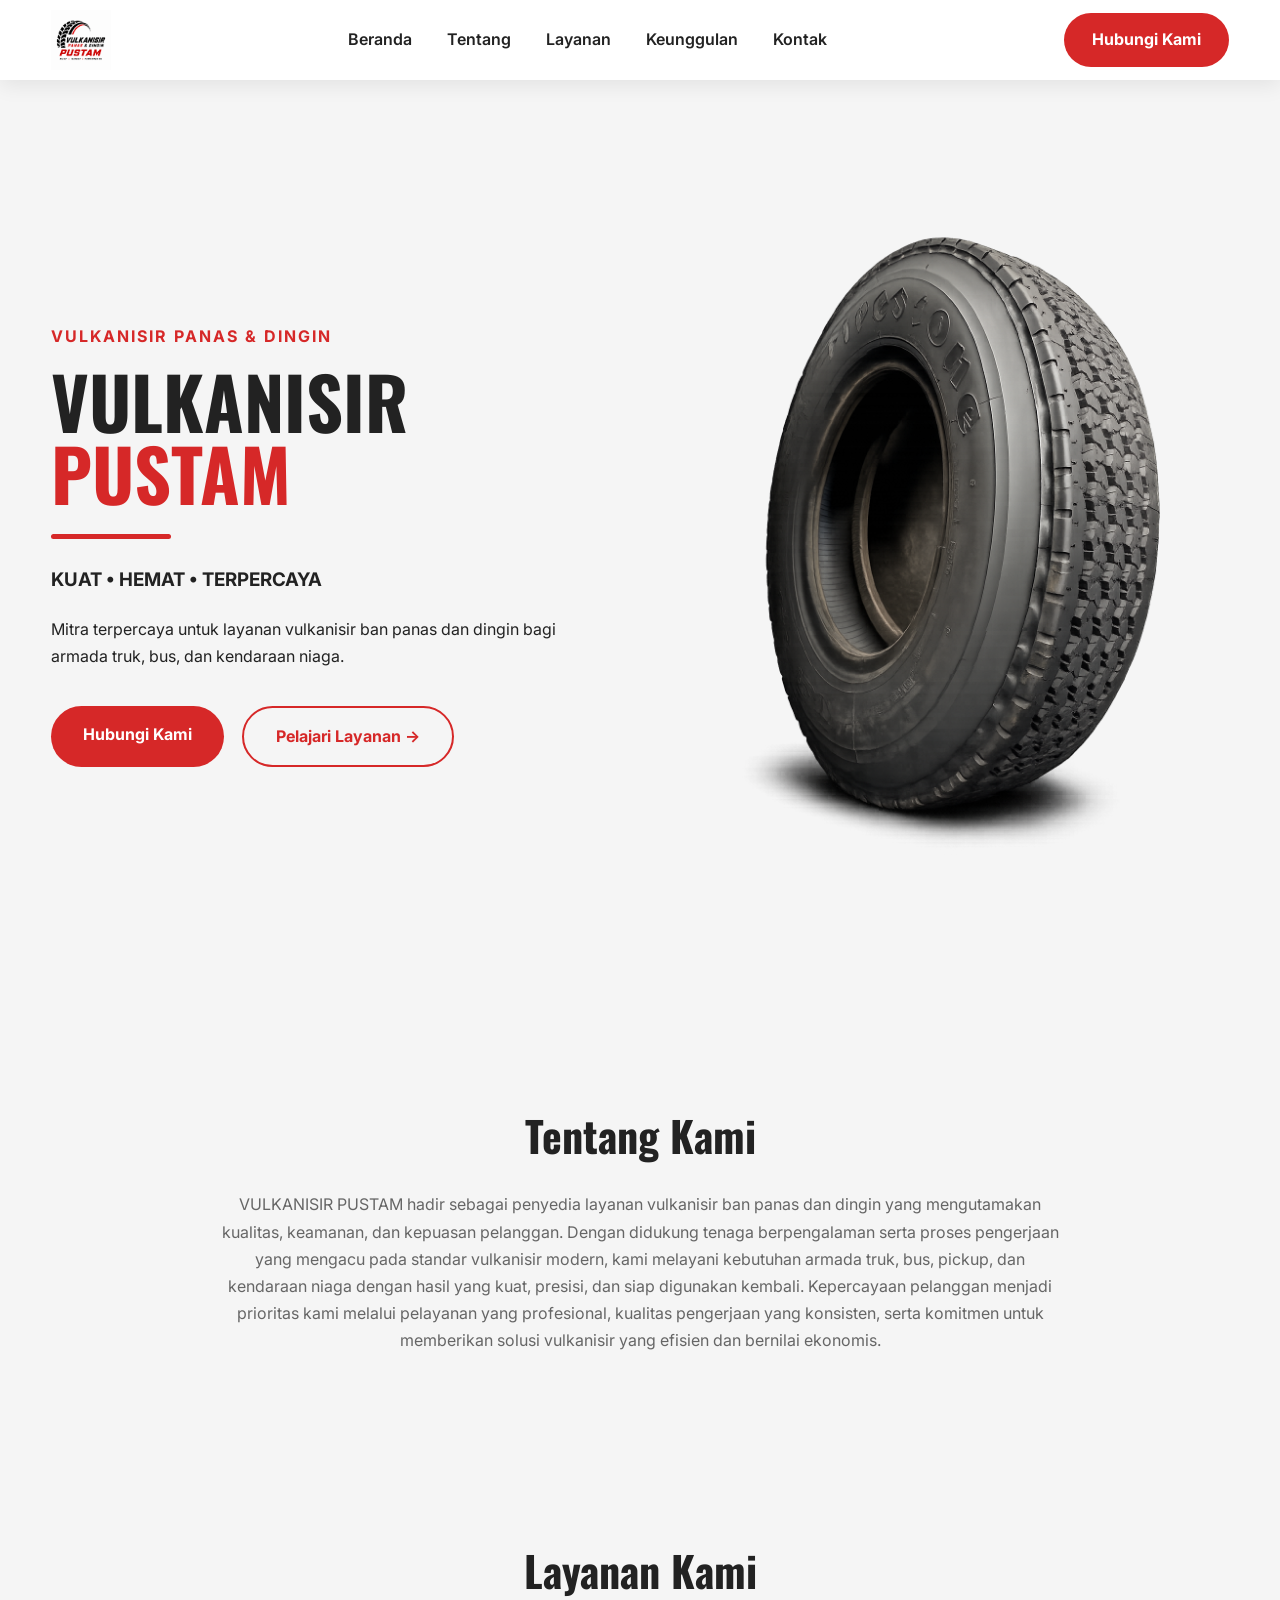
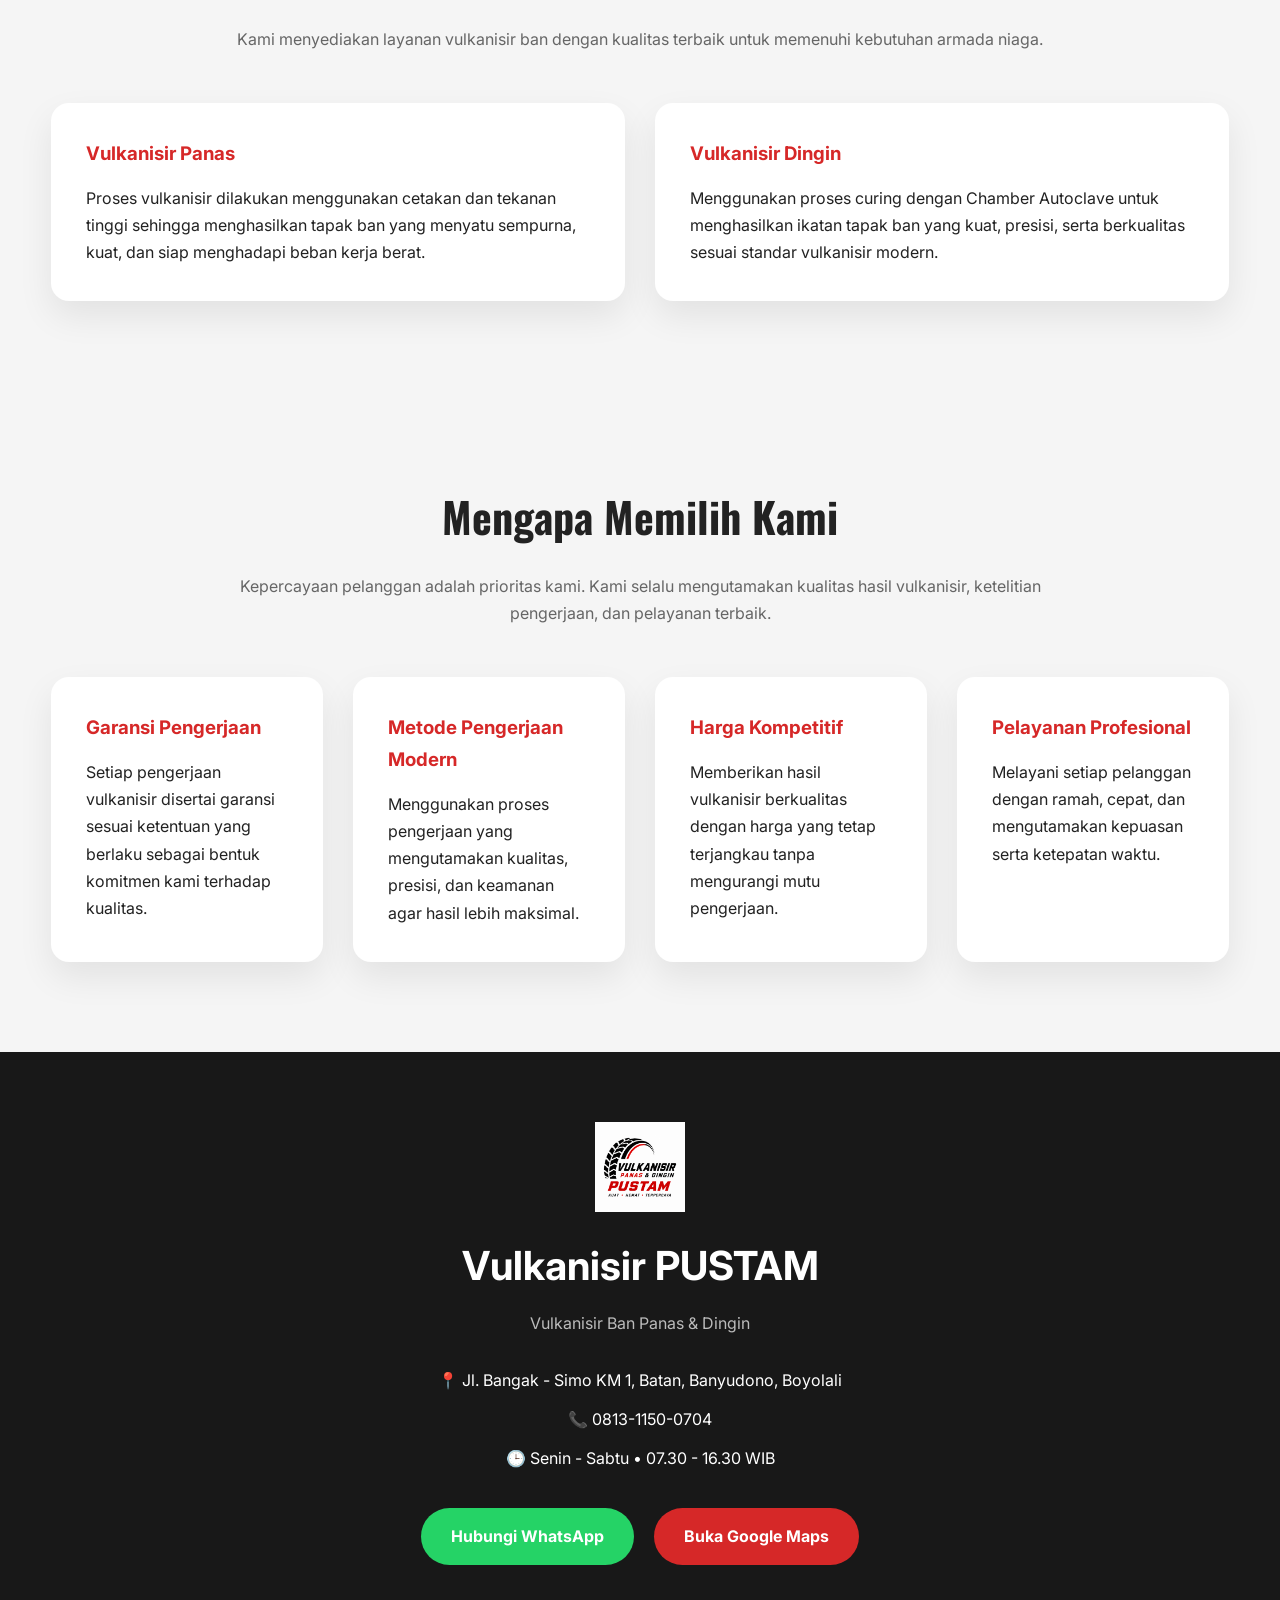
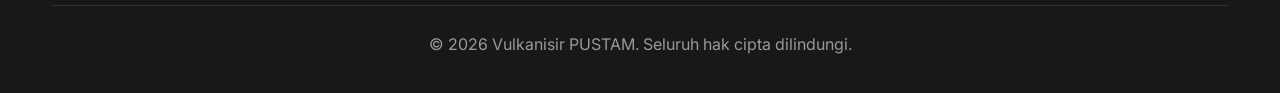
<file: index.html>
<!DOCTYPE html>
<html lang="id">
<head>
<meta charset="UTF-8">
<meta name="viewport" content="width=device-width, initial-scale=1.0">

<title>VULKANISIR PUSTAM</title>

<link rel="preconnect" href="https://fonts.googleapis.com">
<link rel="preconnect" href="https://fonts.gstatic.com" crossorigin>

<link href="https://fonts.googleapis.com/css2?family=Inter:wght@400;500;600;700;800&family=Oswald:wght@500;700&display=swap" rel="stylesheet">

<link rel="stylesheet" href="style.css">

</head>
<body>

<header>

<nav class="navbar">

<a href="#" class="logo">
    <img src="assets/images/logo.png" alt="Logo">
</a>

<div class="hamburger" id="hamburger">
    ☰
</div>

<ul id="navMenu">
    <li><a href="#">Beranda</a></li>
    <li><a href="#tentang">Tentang</a></li>
    <li><a href="#layanan">Layanan</a></li>
    <li><a href="#keunggulan">Keunggulan</a></li>
    <li><a href="#kontak">Kontak</a></li>
    <li class="mobile-btn">
        <a href="https://wa.me/6281311500704?text=Halo%20Vulkanisir%20PUSTAM,%20saya%20ingin%20bertanya%20mengenai%20layanan%20vulkanisir.">
            Hubungi Kami
        </a>
    </li>
</ul>

<a href="https://wa.me/6281311500704?text=Halo%20Vulkanisir%20PUSTAM,%20saya%20ingin%20bertanya%20mengenai%20layanan%20vulkanisir." class="btn-nav">
    Hubungi Kami
</a>

</nav>

</header>

<section class="hero">

<div class="hero-left">

<p class="subtitle">

VULKANISIR PANAS & DINGIN

</p>

<h1>

VULKANISIR

<span>PUSTAM</span>

</h1>

<div class="line"></div>

<h3>

KUAT • HEMAT • TERPERCAYA

</h3>

<p>

Mitra terpercaya untuk layanan vulkanisir ban panas dan dingin bagi armada truk, bus, dan kendaraan niaga.

</p>

<div class="hero-button">

<a href="https://wa.me/6281311500704" class="btn-red">

Hubungi Kami

</a>

<a href="#tentang" class="btn-outline">
    Pelajari Layanan →
</a>

</div>

</div>

<div class="hero-right">
    <img src="assets/images/hero.png" alt="Ban">
</div>

</section>

<section id="tentang" class="about">

<div class="container">

<div class="services-title">
    <h2>Tentang Kami</h2>
</div>

<p class="section-text">
VULKANISIR PUSTAM hadir sebagai penyedia layanan vulkanisir ban panas dan dingin yang mengutamakan kualitas, keamanan, dan kepuasan pelanggan.

Dengan didukung tenaga berpengalaman serta proses pengerjaan yang mengacu pada standar vulkanisir modern, kami melayani kebutuhan armada truk, bus, pickup, dan kendaraan niaga dengan hasil yang kuat, presisi, dan siap digunakan kembali.

Kepercayaan pelanggan menjadi prioritas kami melalui pelayanan yang profesional, kualitas pengerjaan yang konsisten, serta komitmen untuk memberikan solusi vulkanisir yang efisien dan bernilai ekonomis.
</p>

</div>

</section>

<section id="layanan" class="services">

<div class="container">

<div class="services-title">
<h2>Layanan Kami</h2>
</div>

<p class="section-text">
Kami menyediakan layanan vulkanisir ban dengan kualitas terbaik untuk memenuhi kebutuhan armada niaga.
</p>

<div class="service-grid">

<div class="service-card">
<h3>Vulkanisir Panas</h3>

<p>
Proses vulkanisir dilakukan menggunakan cetakan dan tekanan tinggi sehingga menghasilkan tapak ban yang menyatu sempurna, kuat, dan siap menghadapi beban kerja berat.
</p>

</div>

<div class="service-card">

<h3>Vulkanisir Dingin</h3>

<p>
Menggunakan proses curing dengan Chamber Autoclave untuk menghasilkan ikatan tapak ban yang kuat, presisi, serta berkualitas sesuai standar vulkanisir modern.
</p>

</div>

</div>

</div>

</section>

<section id="keunggulan" class="advantages">

<div class="container">

<div class="advantages-title">
<h2>Mengapa Memilih Kami</h2>
</div>

<p class="section-text">
Kepercayaan pelanggan adalah prioritas kami. Kami selalu mengutamakan kualitas hasil vulkanisir, ketelitian pengerjaan, dan pelayanan terbaik.
</p>

<div class="advantages-grid">

<div class="adv-card">
<h3>Garansi Pengerjaan</h3>
<p>
Setiap pengerjaan vulkanisir disertai garansi sesuai ketentuan yang berlaku sebagai bentuk komitmen kami terhadap kualitas.
</p>
</div>

<div class="adv-card">
<h3>Metode Pengerjaan Modern</h3>
<p>
Menggunakan proses pengerjaan yang mengutamakan kualitas, presisi, dan keamanan agar hasil lebih maksimal.
</p>
</div>

<div class="adv-card">
<h3>Harga Kompetitif</h3>
<p>
Memberikan hasil vulkanisir berkualitas dengan harga yang tetap terjangkau tanpa mengurangi mutu pengerjaan.
</p>
</div>

<div class="adv-card">
<h3>Pelayanan Profesional</h3>
<p>
Melayani setiap pelanggan dengan ramah, cepat, dan mengutamakan kepuasan serta ketepatan waktu.
</p>
</div>

</div>

</div>

</section>

<footer id="kontak" class="footer">

<div class="container">

<img src="assets/images/logo.png" alt="Logo" class="footer-logo">

<h3>Vulkanisir PUSTAM</h3>

<p class="footer-tagline">
Vulkanisir Ban Panas & Dingin
</p>

<div class="footer-info">

<p>📍 Jl. Bangak - Simo KM 1, Batan, Banyudono, Boyolali</p>

<p>📞 0813-1150-0704</p>

<p>🕒 Senin - Sabtu • 07.30 - 16.30 WIB</p>

</div>

<div class="footer-button">

<a href="https://wa.me/6281311500704" class="footer-wa">
Hubungi WhatsApp
</a>

<a href="https://www.google.com/maps/search/?api=1&query=Vulkanisir+Pustam+Boyolali" class="footer-map">
Buka Google Maps
</a>

</div>

<div class="footer-copy">
© 2026 Vulkanisir PUSTAM. Seluruh hak cipta dilindungi.
</div>

</div>

</footer>
<script>
const hamburger=document.getElementById("hamburger");
const navMenu=document.getElementById("navMenu");

hamburger.onclick=()=>{
    navMenu.classList.toggle("active");
    hamburger.innerHTML=navMenu.classList.contains("active")?"✕":"☰";
};

document.querySelectorAll("#navMenu a").forEach(link=>{
    link.onclick=()=>{
        navMenu.classList.remove("active");
        hamburger.innerHTML="☰";
    };
});
</script>
</body>
</html>
</file>
<file: style.css>
/* =======================
   RESET
======================= */

*{
    margin:0;
    padding:0;
    box-sizing:border-box;
}

html{
    scroll-behavior:smooth;
}

body{
    font-family:'Inter',sans-serif;
    background:#f5f5f5;
    color:#222;
    overflow-x:hidden;
    line-height:1.7;
}

img{
    display:block;
    max-width:100%;
}

a{
    text-decoration:none;
}

section{
    width:100%;
    padding:90px 0;
}

.container{
    width:min(1200px,92%);
    margin:auto;
}

/* =======================
   NAVBAR
======================= */

header{
    position:sticky;
    top:0;
    z-index:999;
    width:100%;
    background:#fff;
    box-shadow:0 5px 20px rgba(0,0,0,.08);
}

.navbar{
    width:min(1200px,92%);
    margin:auto;
    height:80px;
    display:flex;
    justify-content:space-between;
    align-items:center;
}

.logo img{
    height:60px;
}

#navMenu{
    display:flex;
    list-style:none;
    gap:35px;
}

#navMenu a{
    color:#222;
    font-weight:600;
    transition:.3s;
}

#navMenu a:hover{
    color:#d62828;
}

.btn-nav{
    background:#d62828;
    color:#fff;
    padding:13px 28px;
    border-radius:40px;
    font-weight:700;
}

.mobile-btn{
    display:none;
}

.hamburger{
    display:none;
    font-size:32px;
    cursor:pointer;
}

/* =======================
   HERO
======================= */

.hero{
    width:min(1200px,92%);
    margin:auto;
    min-height:90vh;
    display:flex;
    align-items:center;
    justify-content:space-between;
    gap:60px;
}

.hero-left,
.hero-right{
    flex:1;
}

.subtitle{
    color:#d62828;
    font-weight:700;
    letter-spacing:2px;
}

.hero h1{
    font-size:72px;
    font-family:'Oswald',sans-serif;
    line-height:1;
    margin:15px 0;
}

.hero h1 span{
    color:#d62828;
}

.line{
    width:120px;
    height:5px;
    background:#d62828;
    border-radius:30px;
    margin:25px 0;
}

.hero h3{
    margin-bottom:20px;
}

.hero-button{
    display:flex;
    gap:18px;
    margin-top:35px;
}

.btn-red,
.btn-outline{
    padding:15px 32px;
    border-radius:40px;
    font-weight:700;
}

.btn-red{
    background:#d62828;
    color:#fff;
}

.btn-outline{
    border:2px solid #d62828;
    color:#d62828;
}

/* =======================
   TITLE
======================= */

.services-title,
.advantages-title{
    text-align:center;
    margin-bottom:20px;
}

.services-title h2,
.advantages-title h2{
    font-size:42px;
    font-family:'Oswald',sans-serif;
}

.section-text{
    max-width:850px;
    margin:auto;
    text-align:center;
    color:#666;
}

/* =======================
   CARD
======================= */

.service-grid,
.advantages-grid{
    margin-top:50px;
    display:grid;
    gap:30px;
}

.service-grid{
    grid-template-columns:repeat(auto-fit,minmax(320px,1fr));
}

.advantages-grid{
    grid-template-columns:repeat(auto-fit,minmax(260px,1fr));
}

.service-card,
.adv-card{
    background:#fff;
    padding:35px;
    border-radius:18px;
    box-shadow:0 15px 35px rgba(0,0,0,.08);
    transition:.3s;
}

.service-card:hover,
.adv-card:hover{
    transform:translateY(-8px);
}

.service-card h3,
.adv-card h3{
    color:#d62828;
    margin-bottom:15px;
}

/* =======================
   FOOTER
======================= */

.footer{
    width:100%;
    background:#181818;
    color:#fff;
    padding:70px 0 35px;
    margin:0;
}

.footer .container{
    width:min(1200px,92%);
    margin:auto;
    text-align:center;
}

.footer-logo{
    width:90px;
    margin:0 auto 20px;
}

.footer h3{
    font-size:40px;
    margin-bottom:10px;
}

.footer-tagline{
    color:#bbb;
    margin-bottom:30px;
}

.footer-info{
    margin-bottom:35px;
}

.footer-info p{
    margin:12px 0;
}

.footer-button{
    display:flex;
    justify-content:center;
    gap:20px;
    flex-wrap:wrap;
    margin-bottom:40px;
}

.footer-button a{
    padding:15px 30px;
    border-radius:50px;
    color:#fff;
    font-weight:700;
}

.footer-wa{
    background:#25D366;
}

.footer-map{
    background:#d62828;
}

.footer-copy{
    border-top:1px solid rgba(255,255,255,.1);
    padding-top:25px;
    color:#999;
}

/* =======================
   RESPONSIVE
======================= */

@media(max-width:900px){

.hero{
    flex-direction:column;
    text-align:center;
    padding-top:40px;
}

.hero h1{
    font-size:52px;
}

.line{
    margin:25px auto;
}

.hero-button{
    justify-content:center;
}

.hamburger{
    display:block;
}

.btn-nav{
    display:none;
}

.mobile-btn{
    display:block;
}

#navMenu{
    position:absolute;
    left:0;
    top:80px;
    width:100%;
    background:#fff;
    display:flex;
    flex-direction:column;
    text-align:center;
    max-height:0;
    overflow:hidden;
    transition:.4s;
    gap:0;
}

#navMenu li{
    padding:18px;
}

#navMenu.active{
    max-height:500px;
}

}

@media(max-width:600px){

.hero h1{
    font-size:42px;
}

.services-title h2,
.advantages-title h2{
    font-size:34px;
}

.footer h3{
    font-size:32px;
}

.footer-button{
    flex-direction:column;
    align-items:center;
}

.footer-button a{
    width:100%;
    max-width:280px;
}

}
/* ===== Perbaikan ukuran hero di HP ===== */

.hero-right{
    display:flex;
    justify-content:center;
    align-items:center;
}

.hero-right img{
    width:100%;
    max-width:500px;
    height:auto;
    object-fit:contain;
}

@media (max-width:900px){

.hero{
    gap:20px;
}

.hero-right{
    margin-top:20px;
}

.hero-right img{
    width:90%;
    max-width:380px;
    height:auto;
}
</file>
